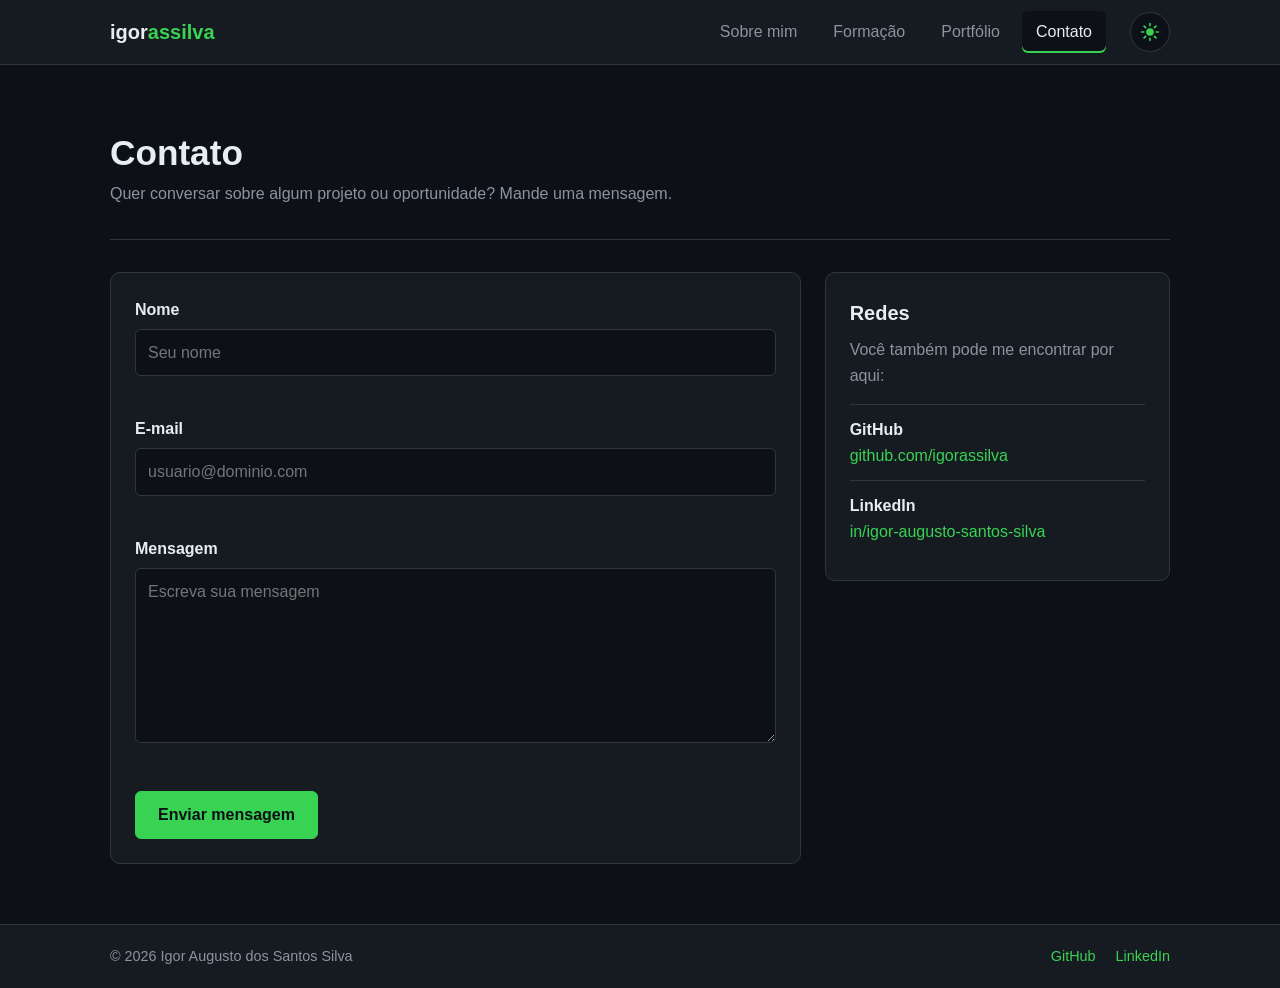
<file: contato.html>
<!DOCTYPE html>
<html lang="pt-BR">
<head>
    <meta charset="UTF-8">
    <meta name="viewport" content="width=device-width, initial-scale=1.0">
    <meta name="description" content="Entre em contato com Igor Augusto dos Santos Silva.">
    <title>Contato | Igor Augusto</title>
    <link rel="icon" href="img/favicon.svg" type="image/svg+xml">
    <link rel="stylesheet" href="css/estilo.css">
    <script src="js/tema.js"></script>
</head>
<body>
    <!-- Cabeçalho com o menu, igual em todas as páginas -->
    <header class="cabecalho">
        <div class="container cabecalho-conteudo">
            <a href="sobre.html" class="logo">igor<span>assilva</span></a>

            <button class="botao-menu" id="botao-menu" aria-label="Abrir menu" aria-expanded="false" aria-controls="menu">
                <span></span>
                <span></span>
                <span></span>
            </button>

            <nav class="menu" id="menu">
                <ul>
                    <li><a href="sobre.html">Sobre mim</a></li>
                    <li><a href="formacao.html">Formação</a></li>
                    <li><a href="portfolio.html">Portfólio</a></li>
                    <li><a href="contato.html" class="ativo">Contato</a></li>
                </ul>
                <!-- No tema escuro aparece o sol e no tema claro aparece a lua -->
                <button class="botao-tema" id="botao-tema" aria-label="Ativar tema claro" title="Ativar tema claro">
                    <svg class="icone-sol" viewBox="0 0 24 24" width="20" height="20" aria-hidden="true">
                        <circle cx="12" cy="12" r="4.5" fill="currentColor"/>
                        <path d="M12 2v2.5M12 19.5V22M2 12h2.5M19.5 12H22M4.9 4.9l1.8 1.8M17.3 17.3l1.8 1.8M4.9 19.1l1.8-1.8M17.3 6.7l1.8-1.8" stroke="currentColor" stroke-width="2" stroke-linecap="round"/>
                    </svg>
                    <svg class="icone-lua" viewBox="0 0 24 24" width="20" height="20" aria-hidden="true">
                        <path d="M20.5 14.5A8.5 8.5 0 0 1 9.5 3.5a8.5 8.5 0 1 0 11 11z" fill="currentColor"/>
                    </svg>
                </button>
            </nav>
        </div>
    </header>

    <main class="container">
        <section class="titulo-pagina">
            <h1>Contato</h1>
            <p>Quer conversar sobre algum projeto ou oportunidade? Mande uma mensagem.</p>
        </section>

        <div class="contato">
            <!-- novalidate desativa a validação do navegador, quem valida é o script.js -->
            <form class="cartao formulario" id="formulario-contato" novalidate>
                <div class="campo">
                    <label for="nome">Nome</label>
                    <input type="text" id="nome" name="nome" placeholder="Seu nome">
                    <span class="erro" id="erro-nome"></span>
                </div>

                <div class="campo">
                    <label for="email">E-mail</label>
                    <input type="email" id="email" name="email" placeholder="usuario@dominio.com">
                    <span class="erro" id="erro-email"></span>
                </div>

                <div class="campo">
                    <label for="mensagem">Mensagem</label>
                    <textarea id="mensagem" name="mensagem" rows="6" placeholder="Escreva sua mensagem"></textarea>
                    <span class="erro" id="erro-mensagem"></span>
                </div>

                <button type="submit" class="botao">Enviar mensagem</button>
            </form>

            <aside class="cartao redes">
                <h2>Redes</h2>
                <p>Você também pode me encontrar por aqui:</p>
                <ul>
                    <li>
                        <span>GitHub</span>
                        <a href="https://github.com/igorassilva" target="_blank" rel="noopener">github.com/igorassilva</a>
                    </li>
                    <li>
                        <span>LinkedIn</span>
                        <a href="https://www.linkedin.com/in/igor-augusto-santos-silva/" target="_blank" rel="noopener">in/igor-augusto-santos-silva</a>
                    </li>
                </ul>
            </aside>
        </div>
    </main>

    <!-- Modal exibido depois do envio simulado do formulário -->
    <div class="modal" id="modal" role="dialog" aria-modal="true" aria-labelledby="modal-titulo" hidden>
        <div class="modal-conteudo">
            <div class="modal-icone" aria-hidden="true">
                <svg viewBox="0 0 24 24" width="32" height="32"><path d="M5 12.5l4.5 4.5L19 7.5" fill="none" stroke="currentColor" stroke-width="2.5" stroke-linecap="round" stroke-linejoin="round"/></svg>
            </div>
            <h2 id="modal-titulo">Mensagem enviada com sucesso!</h2>
            <p id="modal-texto">Obrigado pelo contato!<br>Responderei assim que possível.</p>
            <button class="botao botao-bloco" id="fechar-modal">Fechar</button>
        </div>
    </div>

    <footer class="rodape">
        <div class="container">
            <p>&copy; <span id="ano-atual">2026</span> Igor Augusto dos Santos Silva</p>
            <p>
                <a href="https://github.com/igorassilva" target="_blank" rel="noopener">GitHub</a>
                <a href="https://www.linkedin.com/in/igor-augusto-santos-silva/" target="_blank" rel="noopener">LinkedIn</a>
            </p>
        </div>
    </footer>

    <script src="js/script.js"></script>
</body>
</html>
</file>
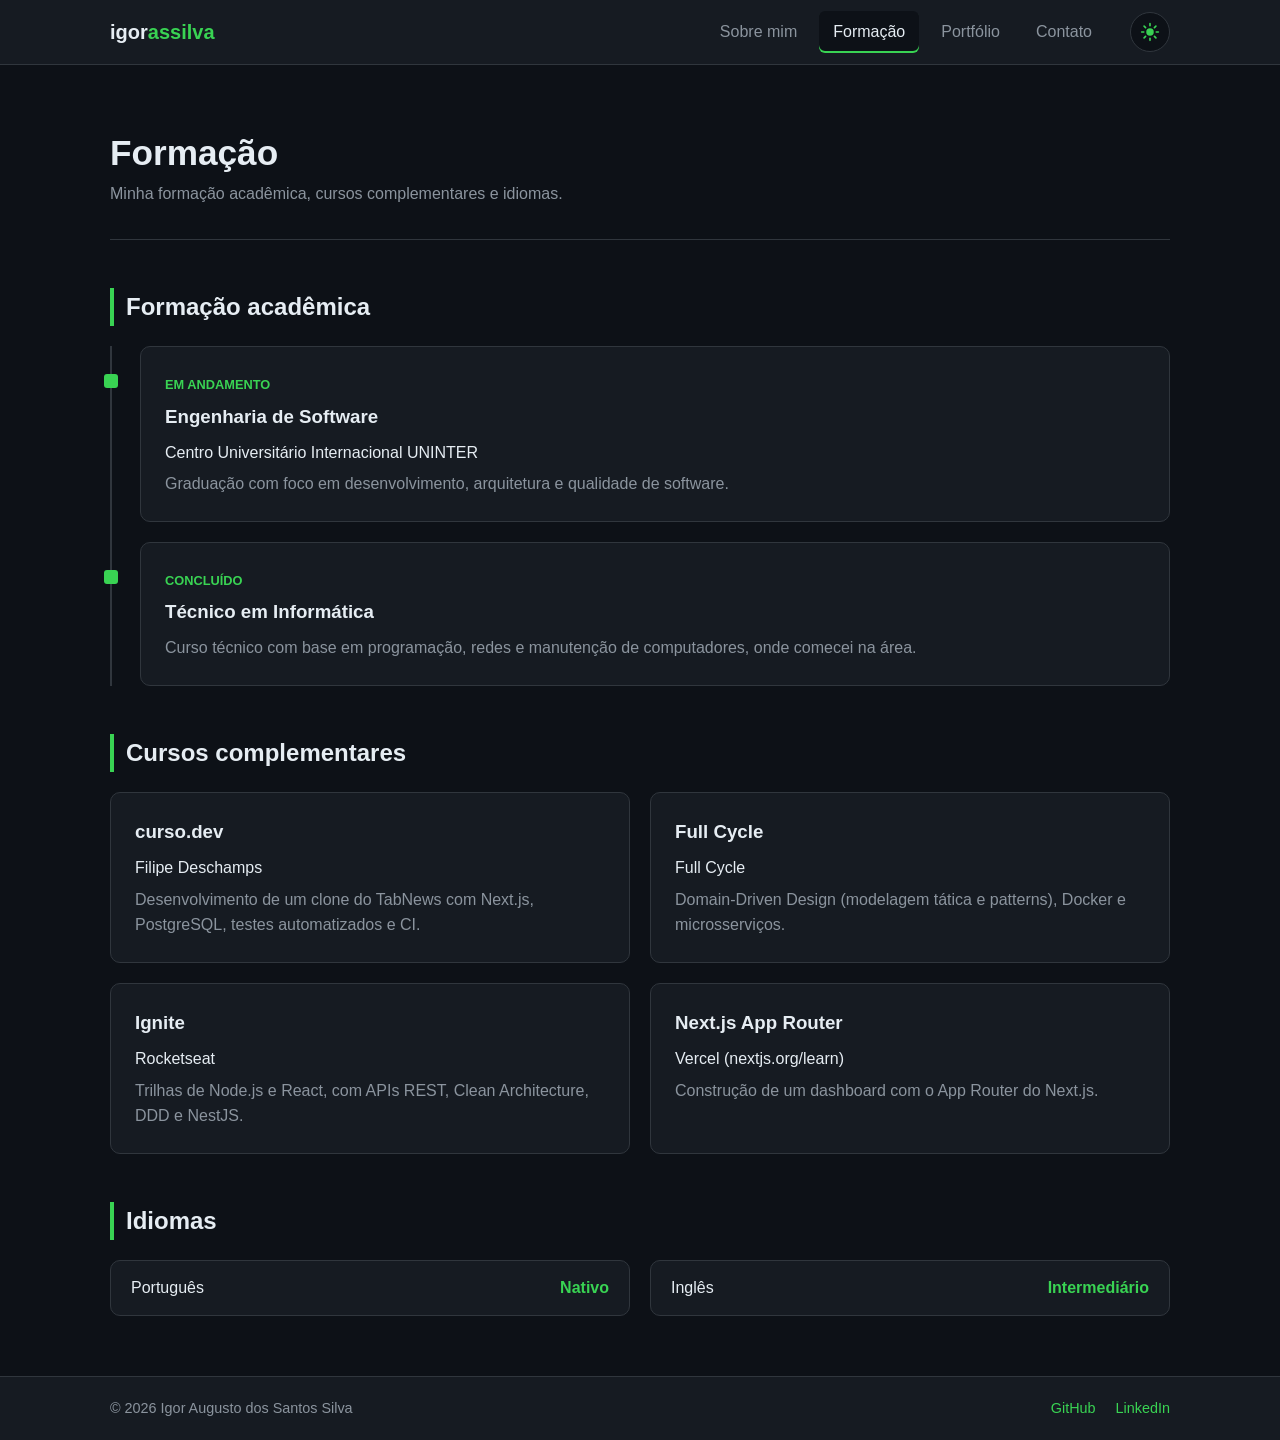
<file: formacao.html>
<!DOCTYPE html>
<html lang="pt-BR">
<head>
    <meta charset="UTF-8">
    <meta name="viewport" content="width=device-width, initial-scale=1.0">
    <meta name="description" content="Formação acadêmica e cursos de Igor Augusto dos Santos Silva.">
    <title>Formação | Igor Augusto</title>
    <link rel="icon" href="img/favicon.svg" type="image/svg+xml">
    <link rel="stylesheet" href="css/estilo.css">
    <script src="js/tema.js"></script>
</head>
<body>
    <!-- Cabeçalho com o menu, igual em todas as páginas -->
    <header class="cabecalho">
        <div class="container cabecalho-conteudo">
            <a href="sobre.html" class="logo">igor<span>assilva</span></a>

            <button class="botao-menu" id="botao-menu" aria-label="Abrir menu" aria-expanded="false" aria-controls="menu">
                <span></span>
                <span></span>
                <span></span>
            </button>

            <nav class="menu" id="menu">
                <ul>
                    <li><a href="sobre.html">Sobre mim</a></li>
                    <li><a href="formacao.html" class="ativo">Formação</a></li>
                    <li><a href="portfolio.html">Portfólio</a></li>
                    <li><a href="contato.html">Contato</a></li>
                </ul>
                <!-- No tema escuro aparece o sol e no tema claro aparece a lua -->
                <button class="botao-tema" id="botao-tema" aria-label="Ativar tema claro" title="Ativar tema claro">
                    <svg class="icone-sol" viewBox="0 0 24 24" width="20" height="20" aria-hidden="true">
                        <circle cx="12" cy="12" r="4.5" fill="currentColor"/>
                        <path d="M12 2v2.5M12 19.5V22M2 12h2.5M19.5 12H22M4.9 4.9l1.8 1.8M17.3 17.3l1.8 1.8M4.9 19.1l1.8-1.8M17.3 6.7l1.8-1.8" stroke="currentColor" stroke-width="2" stroke-linecap="round"/>
                    </svg>
                    <svg class="icone-lua" viewBox="0 0 24 24" width="20" height="20" aria-hidden="true">
                        <path d="M20.5 14.5A8.5 8.5 0 0 1 9.5 3.5a8.5 8.5 0 1 0 11 11z" fill="currentColor"/>
                    </svg>
                </button>
            </nav>
        </div>
    </header>

    <main class="container">
        <section class="titulo-pagina">
            <h1>Formação</h1>
            <p>Minha formação acadêmica, cursos complementares e idiomas.</p>
        </section>

        <section class="bloco">
            <h2>Formação acadêmica</h2>
            <!-- Linha do tempo: cada item é um article dentro da lista -->
            <ol class="linha-tempo">
                <li>
                    <article class="cartao">
                        <span class="periodo">Em andamento</span>
                        <h3>Engenharia de Software</h3>
                        <p class="instituicao">Centro Universitário Internacional UNINTER</p>
                        <p>Graduação com foco em desenvolvimento, arquitetura e qualidade de software.</p>
                    </article>
                </li>
                <li>
                    <article class="cartao">
                        <span class="periodo">Concluído</span>
                        <h3>Técnico em Informática</h3>
                        <p>Curso técnico com base em programação, redes e manutenção de computadores, onde comecei na área.</p>
                    </article>
                </li>
            </ol>
        </section>

        <section class="bloco">
            <h2>Cursos complementares</h2>
            <div class="grade grade-2">
                <article class="cartao">
                    <h3>curso.dev</h3>
                    <p class="instituicao">Filipe Deschamps</p>
                    <p>Desenvolvimento de um clone do TabNews com Next.js, PostgreSQL, testes automatizados e CI.</p>
                </article>
                <article class="cartao">
                    <h3>Full Cycle</h3>
                    <p class="instituicao">Full Cycle</p>
                    <p>Domain-Driven Design (modelagem tática e patterns), Docker e microsserviços.</p>
                </article>
                <article class="cartao">
                    <h3>Ignite</h3>
                    <p class="instituicao">Rocketseat</p>
                    <p>Trilhas de Node.js e React, com APIs REST, Clean Architecture, DDD e NestJS.</p>
                </article>
                <article class="cartao">
                    <h3>Next.js App Router</h3>
                    <p class="instituicao">Vercel (nextjs.org/learn)</p>
                    <p>Construção de um dashboard com o App Router do Next.js.</p>
                </article>
            </div>
        </section>

        <section class="bloco">
            <h2>Idiomas</h2>
            <ul class="idiomas">
                <li>
                    <span class="idioma-nome">Português</span>
                    <span class="idioma-nivel">Nativo</span>
                </li>
                <li>
                    <span class="idioma-nome">Inglês</span>
                    <span class="idioma-nivel">Intermediário</span>
                </li>
            </ul>
        </section>
    </main>

    <footer class="rodape">
        <div class="container">
            <p>&copy; <span id="ano-atual">2026</span> Igor Augusto dos Santos Silva</p>
            <p>
                <a href="https://github.com/igorassilva" target="_blank" rel="noopener">GitHub</a>
                <a href="https://www.linkedin.com/in/igor-augusto-santos-silva/" target="_blank" rel="noopener">LinkedIn</a>
            </p>
        </div>
    </footer>

    <script src="js/script.js"></script>
</body>
</html>
</file>
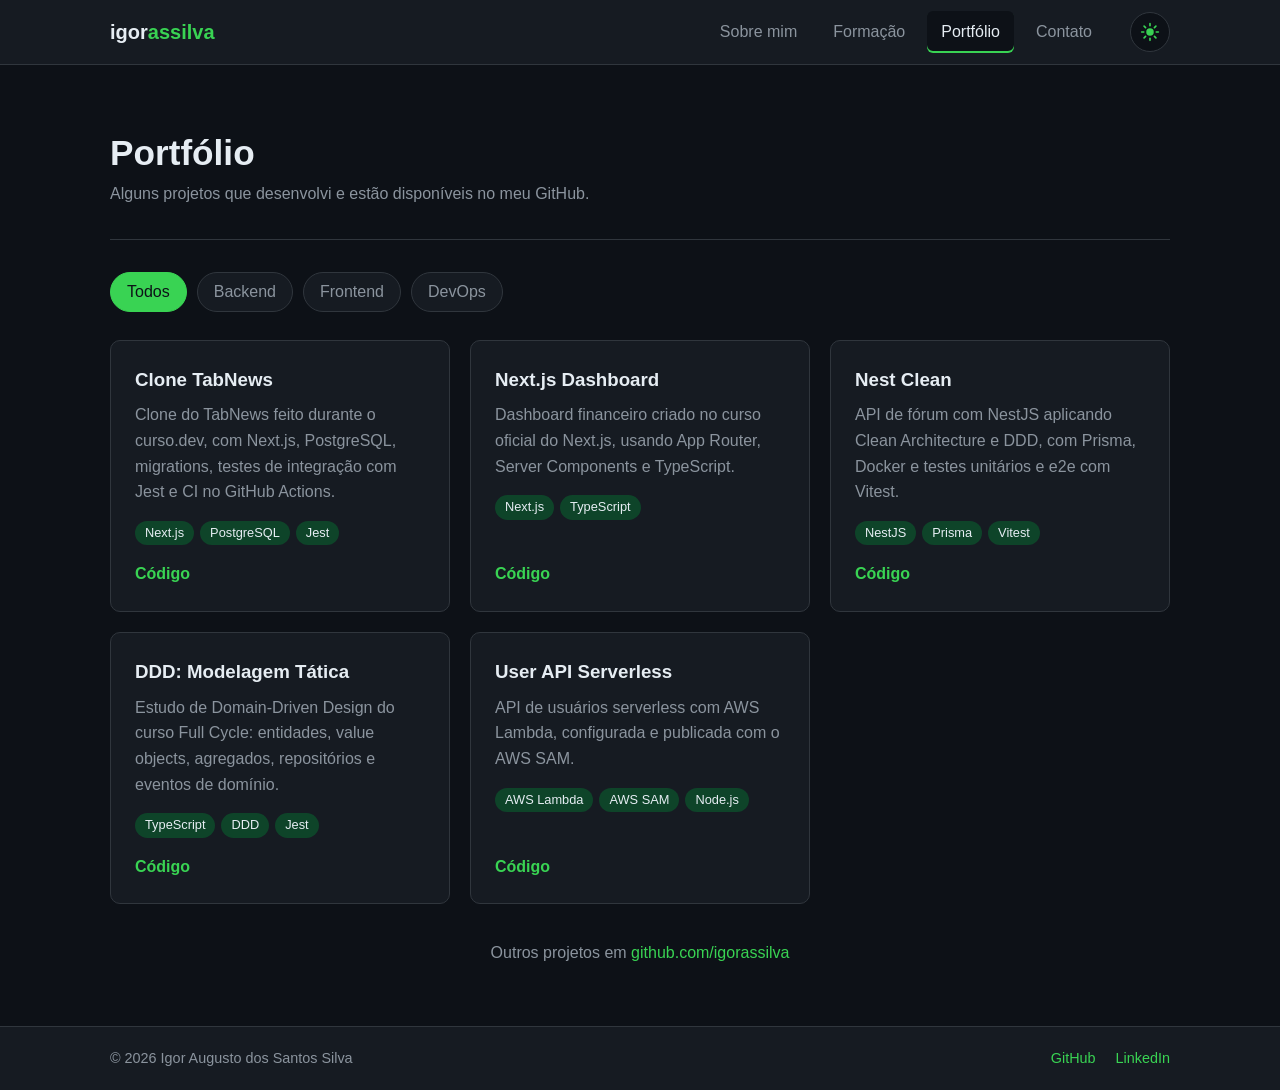
<file: portfolio.html>
<!DOCTYPE html>
<html lang="pt-BR">
<head>
    <meta charset="UTF-8">
    <meta name="viewport" content="width=device-width, initial-scale=1.0">
    <meta name="description" content="Projetos desenvolvidos por Igor Augusto dos Santos Silva.">
    <title>Portfólio | Igor Augusto</title>
    <link rel="icon" href="img/favicon.svg" type="image/svg+xml">
    <link rel="stylesheet" href="css/estilo.css">
    <script src="js/tema.js"></script>
</head>
<body>
    <!-- Cabeçalho com o menu, igual em todas as páginas -->
    <header class="cabecalho">
        <div class="container cabecalho-conteudo">
            <a href="sobre.html" class="logo">igor<span>assilva</span></a>

            <button class="botao-menu" id="botao-menu" aria-label="Abrir menu" aria-expanded="false" aria-controls="menu">
                <span></span>
                <span></span>
                <span></span>
            </button>

            <nav class="menu" id="menu">
                <ul>
                    <li><a href="sobre.html">Sobre mim</a></li>
                    <li><a href="formacao.html">Formação</a></li>
                    <li><a href="portfolio.html" class="ativo">Portfólio</a></li>
                    <li><a href="contato.html">Contato</a></li>
                </ul>
                <!-- No tema escuro aparece o sol e no tema claro aparece a lua -->
                <button class="botao-tema" id="botao-tema" aria-label="Ativar tema claro" title="Ativar tema claro">
                    <svg class="icone-sol" viewBox="0 0 24 24" width="20" height="20" aria-hidden="true">
                        <circle cx="12" cy="12" r="4.5" fill="currentColor"/>
                        <path d="M12 2v2.5M12 19.5V22M2 12h2.5M19.5 12H22M4.9 4.9l1.8 1.8M17.3 17.3l1.8 1.8M4.9 19.1l1.8-1.8M17.3 6.7l1.8-1.8" stroke="currentColor" stroke-width="2" stroke-linecap="round"/>
                    </svg>
                    <svg class="icone-lua" viewBox="0 0 24 24" width="20" height="20" aria-hidden="true">
                        <path d="M20.5 14.5A8.5 8.5 0 0 1 9.5 3.5a8.5 8.5 0 1 0 11 11z" fill="currentColor"/>
                    </svg>
                </button>
            </nav>
        </div>
    </header>

    <main class="container">
        <section class="titulo-pagina">
            <h1>Portfólio</h1>
            <p>Alguns projetos que desenvolvi e estão disponíveis no meu GitHub.</p>
        </section>

        <!-- Botões de filtro: o data-filtro é comparado com o data-categoria de cada projeto -->
        <div class="filtros" id="filtros">
            <button class="filtro ativo" data-filtro="todos">Todos</button>
            <button class="filtro" data-filtro="backend">Backend</button>
            <button class="filtro" data-filtro="frontend">Frontend</button>
            <button class="filtro" data-filtro="devops">DevOps</button>
        </div>

        <section class="grade grade-3 projetos">
            <article class="cartao projeto" data-categoria="frontend backend">
                <h3>Clone TabNews</h3>
                <p>Clone do TabNews feito durante o curso.dev, com Next.js, PostgreSQL, migrations, testes de integração com Jest e CI no GitHub Actions.</p>
                <ul class="tags tags-pequenas">
                    <li>Next.js</li>
                    <li>PostgreSQL</li>
                    <li>Jest</li>
                </ul>
                <div class="links-projeto">
                    <a href="https://github.com/igorassilva/clone-tabnews" target="_blank" rel="noopener">Código</a>
                </div>
            </article>

            <article class="cartao projeto" data-categoria="frontend">
                <h3>Next.js Dashboard</h3>
                <p>Dashboard financeiro criado no curso oficial do Next.js, usando App Router, Server Components e TypeScript.</p>
                <ul class="tags tags-pequenas">
                    <li>Next.js</li>
                    <li>TypeScript</li>
                </ul>
                <div class="links-projeto">
                    <a href="https://github.com/igorassilva/nextjs-dashboard" target="_blank" rel="noopener">Código</a>
                </div>
            </article>

            <article class="cartao projeto" data-categoria="backend">
                <h3>Nest Clean</h3>
                <p>API de fórum com NestJS aplicando Clean Architecture e DDD, com Prisma, Docker e testes unitários e e2e com Vitest.</p>
                <ul class="tags tags-pequenas">
                    <li>NestJS</li>
                    <li>Prisma</li>
                    <li>Vitest</li>
                </ul>
                <div class="links-projeto">
                    <a href="https://github.com/igorassilva/05-nest-clean" target="_blank" rel="noopener">Código</a>
                </div>
            </article>

            <article class="cartao projeto" data-categoria="backend">
                <h3>DDD: Modelagem Tática</h3>
                <p>Estudo de Domain-Driven Design do curso Full Cycle: entidades, value objects, agregados, repositórios e eventos de domínio.</p>
                <ul class="tags tags-pequenas">
                    <li>TypeScript</li>
                    <li>DDD</li>
                    <li>Jest</li>
                </ul>
                <div class="links-projeto">
                    <a href="https://github.com/igorassilva/ddd-modelagem-tatica-e-parttners" target="_blank" rel="noopener">Código</a>
                </div>
            </article>


            <article class="cartao projeto" data-categoria="backend devops">
                <h3>User API Serverless</h3>
                <p>API de usuários serverless com AWS Lambda, configurada e publicada com o AWS SAM.</p>
                <ul class="tags tags-pequenas">
                    <li>AWS Lambda</li>
                    <li>AWS SAM</li>
                    <li>Node.js</li>
                </ul>
                <div class="links-projeto">
                    <a href="https://github.com/igorassilva/user-api-serverless" target="_blank" rel="noopener">Código</a>
                </div>
            </article>
        </section>

        <p class="mais-projetos">
            Outros projetos em <a href="https://github.com/igorassilva?tab=repositories" target="_blank" rel="noopener">github.com/igorassilva</a>
        </p>
    </main>

    <footer class="rodape">
        <div class="container">
            <p>&copy; <span id="ano-atual">2026</span> Igor Augusto dos Santos Silva</p>
            <p>
                <a href="https://github.com/igorassilva" target="_blank" rel="noopener">GitHub</a>
                <a href="https://www.linkedin.com/in/igor-augusto-santos-silva/" target="_blank" rel="noopener">LinkedIn</a>
            </p>
        </div>
    </footer>

    <script src="js/script.js"></script>
</body>
</html>
</file>
<file: css/estilo.css>
/* Cores do tema escuro (padrão), inspiradas no gráfico de contribuições do GitHub */
:root {
    --fundo: #0d1117;
    --fundo-cartao: #161b22;
    --borda: #30363d;
    --texto: #e6edf3;
    --texto-suave: #8b949e;
    --verde-1: #0e4429;
    --verde-2: #006d32;
    --verde-3: #26a641;
    --verde-4: #39d353;
    --destaque: var(--verde-4);
    --texto-botao: #0d1117;
    --erro: #f85149;
    --sombra: 0 8px 24px rgba(0, 0, 0, 0.4);
    --raio: 10px;
}

/* Tema claro, ativado pelo JavaScript ao adicionar a classe no html */
.tema-claro {
    --fundo: #f6f8fa;
    --fundo-cartao: #ffffff;
    --borda: #d0d7de;
    --texto: #1f2328;
    --texto-suave: #59636e;
    --verde-1: #9be9a8;
    --verde-2: #40c463;
    --verde-3: #30a14e;
    --verde-4: #216e39;
    --destaque: #1a7f37;
    --texto-botao: #ffffff;
    --erro: #cf222e;
    --sombra: 0 8px 24px rgba(140, 149, 159, 0.2);
}

* {
    margin: 0;
    padding: 0;
    box-sizing: border-box;
}

html {
    scroll-behavior: smooth;
}

body {
    font-family: -apple-system, BlinkMacSystemFont, "Segoe UI", Roboto, Helvetica, Arial, sans-serif;
    background-color: var(--fundo);
    color: var(--texto);
    line-height: 1.6;
    min-height: 100vh;
    display: flex;
    flex-direction: column;
    transition: background-color 0.3s, color 0.3s;
}

main {
    flex: 1;
    padding-top: 40px;
    padding-bottom: 60px;
}

a {
    color: var(--destaque);
    text-decoration: none;
}

a:hover {
    text-decoration: underline;
}

img {
    max-width: 100%;
    display: block;
}

.container {
    width: 100%;
    max-width: 1100px;
    margin: 0 auto;
    padding-left: 20px;
    padding-right: 20px;
}

/* Cabeçalho fixo no topo */
.cabecalho {
    position: sticky;
    top: 0;
    z-index: 10;
    background-color: var(--fundo-cartao);
    border-bottom: 1px solid var(--borda);
}

.cabecalho-conteudo {
    display: flex;
    align-items: center;
    justify-content: space-between;
    height: 64px;
}

.logo {
    font-size: 1.25rem;
    font-weight: 700;
    color: var(--texto);
}

.logo span {
    color: var(--destaque);
}

.logo:hover {
    text-decoration: none;
}

.menu {
    display: flex;
    align-items: center;
    gap: 24px;
}

.menu ul {
    display: flex;
    list-style: none;
    gap: 8px;
}

.menu a {
    display: block;
    padding: 8px 14px;
    border-radius: 6px;
    color: var(--texto-suave);
    font-weight: 500;
}

.menu a:hover {
    color: var(--texto);
    background-color: var(--fundo);
    text-decoration: none;
}

/* Link da página atual */
.menu a.ativo {
    color: var(--texto);
    background-color: var(--fundo);
    box-shadow: inset 0 -2px 0 var(--destaque);
}

.botao-tema {
    display: flex;
    align-items: center;
    justify-content: center;
    width: 40px;
    height: 40px;
    border: 1px solid var(--borda);
    border-radius: 50%;
    background-color: var(--fundo);
    color: var(--destaque);
    cursor: pointer;
    transition: border-color 0.2s, background-color 0.2s, transform 0.3s;
}

.botao-tema:hover {
    border-color: var(--destaque);
    background-color: var(--verde-1);
    transform: rotate(20deg);
}

.tema-claro .botao-tema:hover {
    background-color: #dafbe1;
}

.icone-lua {
    display: none;
}

.tema-claro .icone-sol {
    display: none;
}

.tema-claro .icone-lua {
    display: block;
}

/* Botão hambúrguer, só aparece no celular */
.botao-menu {
    display: none;
    flex-direction: column;
    gap: 5px;
    padding: 8px;
    background: transparent;
    border: none;
    cursor: pointer;
}

.botao-menu span {
    width: 24px;
    height: 2px;
    background-color: var(--texto);
    transition: transform 0.3s, opacity 0.3s;
}

.botao-menu.aberto span:nth-child(1) {
    transform: translateY(7px) rotate(45deg);
}

.botao-menu.aberto span:nth-child(2) {
    opacity: 0;
}

.botao-menu.aberto span:nth-child(3) {
    transform: translateY(-7px) rotate(-45deg);
}

/* Botões */
.botao {
    display: inline-block;
    padding: 10px 22px;
    border: 1px solid var(--destaque);
    border-radius: 6px;
    background-color: var(--destaque);
    color: var(--texto-botao);
    font: inherit;
    font-weight: 600;
    cursor: pointer;
    transition: opacity 0.2s;
}

.botao:hover {
    opacity: 0.85;
    text-decoration: none;
}

.botao-secundario {
    background-color: transparent;
    color: var(--destaque);
}

/* Sobre mim */
.destaque {
    display: grid;
    grid-template-columns: 1fr auto;
    align-items: center;
    gap: 48px;
    padding: 40px 0;
}

.saudacao {
    color: var(--destaque);
    font-family: Consolas, "Courier New", monospace;
}

.destaque h1 {
    font-size: 2.6rem;
    line-height: 1.2;
    margin-bottom: 8px;
}

.cargo {
    font-size: 1.25rem;
    color: var(--texto-suave);
    margin-bottom: 20px;
}

.acoes {
    display: flex;
    flex-wrap: wrap;
    gap: 12px;
    margin-top: 28px;
}

.destaque-foto img {
    border-radius: 50%;
    border: 4px solid var(--verde-3);
    box-shadow: 0 0 0 8px var(--verde-1);
}

/* Blocos e cartões */
.titulo-pagina {
    padding: 20px 0 32px;
    border-bottom: 1px solid var(--borda);
    margin-bottom: 32px;
}

.titulo-pagina h1 {
    font-size: 2.2rem;
}

.titulo-pagina p {
    color: var(--texto-suave);
}

.bloco {
    margin-top: 48px;
}

.bloco h2 {
    font-size: 1.5rem;
    margin-bottom: 20px;
    padding-left: 12px;
    border-left: 4px solid var(--destaque);
}

.grade {
    display: grid;
    gap: 20px;
}

.grade-2 {
    grid-template-columns: repeat(2, 1fr);
}

.grade-3 {
    grid-template-columns: repeat(3, 1fr);
}

.cartao {
    background-color: var(--fundo-cartao);
    border: 1px solid var(--borda);
    border-radius: var(--raio);
    padding: 24px;
    transition: border-color 0.2s, transform 0.2s;
}

.cartao:hover {
    border-color: var(--verde-3);
}

.cartao h3 {
    margin-bottom: 8px;
}

.cartao p {
    color: var(--texto-suave);
}

.cartao-hobby {
    border-top: 4px solid var(--verde-3);
}

.tags {
    display: flex;
    flex-wrap: wrap;
    gap: 10px;
    list-style: none;
}

.tags li {
    padding: 6px 14px;
    border-radius: 20px;
    background-color: var(--verde-1);
    color: var(--texto);
    font-size: 0.9rem;
}

.tema-claro .tags li {
    color: #0d1117;
}

.tags-pequenas {
    margin: 16px 0;
    gap: 6px;
}

.tags-pequenas li {
    padding: 2px 10px;
    font-size: 0.8rem;
}

/* Formação */
.linha-tempo {
    list-style: none;
    border-left: 2px solid var(--borda);
    padding-left: 28px;
}

.linha-tempo li {
    position: relative;
    margin-bottom: 20px;
}

.linha-tempo li::before {
    content: "";
    position: absolute;
    left: -36px;
    top: 28px;
    width: 14px;
    height: 14px;
    border-radius: 3px;
    background-color: var(--verde-4);
}

.periodo {
    display: inline-block;
    font-size: 0.8rem;
    color: var(--destaque);
    font-weight: 600;
    text-transform: uppercase;
    margin-bottom: 6px;
}

.cartao .instituicao {
    color: var(--texto);
    font-weight: 500;
    margin-bottom: 6px;
}

.idiomas {
    list-style: none;
    display: grid;
    grid-template-columns: repeat(2, 1fr);
    gap: 20px;
}

.idiomas li {
    display: flex;
    justify-content: space-between;
    padding: 14px 20px;
    background-color: var(--fundo-cartao);
    border: 1px solid var(--borda);
    border-radius: var(--raio);
}

.idioma-nivel {
    color: var(--destaque);
    font-weight: 600;
}

/* Portfólio */
.filtros {
    display: flex;
    flex-wrap: wrap;
    gap: 10px;
    margin-bottom: 28px;
}

.filtro {
    padding: 6px 16px;
    border: 1px solid var(--borda);
    border-radius: 20px;
    background-color: var(--fundo-cartao);
    color: var(--texto-suave);
    font: inherit;
    cursor: pointer;
}

.filtro:hover {
    color: var(--texto);
}

.filtro.ativo {
    background-color: var(--destaque);
    border-color: var(--destaque);
    color: var(--texto-botao);
}

.projeto {
    display: flex;
    flex-direction: column;
}

.projeto:hover {
    transform: translateY(-4px);
}

/* Classe usada pelo filtro para esconder os projetos */
.projeto.escondido {
    display: none;
}

.links-projeto {
    display: flex;
    gap: 16px;
    margin-top: auto;
    font-weight: 600;
}

.mais-projetos {
    margin-top: 36px;
    text-align: center;
    color: var(--texto-suave);
}

/* Contato */
.contato {
    display: grid;
    grid-template-columns: 2fr 1fr;
    gap: 24px;
    align-items: start;
}

.campo {
    margin-bottom: 20px;
}

.campo label {
    display: block;
    font-weight: 600;
    margin-bottom: 6px;
}

.campo input,
.campo textarea {
    width: 100%;
    padding: 10px 12px;
    border: 1px solid var(--borda);
    border-radius: 6px;
    background-color: var(--fundo);
    color: var(--texto);
    font: inherit;
}

.campo textarea {
    resize: vertical;
}

.campo input:focus,
.campo textarea:focus {
    outline: none;
    border-color: var(--destaque);
    box-shadow: 0 0 0 3px var(--verde-1);
}

/* Estado de erro aplicado pelo JavaScript */
.campo.invalido input,
.campo.invalido textarea {
    border-color: var(--erro);
}

.erro {
    display: block;
    min-height: 1.2em;
    margin-top: 4px;
    color: var(--erro);
    font-size: 0.85rem;
}

.redes h2 {
    font-size: 1.25rem;
    margin-bottom: 8px;
}

.redes ul {
    list-style: none;
    margin-top: 16px;
}

.redes li {
    display: flex;
    flex-direction: column;
    padding: 12px 0;
    border-top: 1px solid var(--borda);
}

.redes li span {
    font-weight: 600;
}

.redes a {
    word-break: break-all;
}

/* Modal de confirmação */
.modal {
    position: fixed;
    inset: 0;
    z-index: 20;
    display: flex;
    align-items: center;
    justify-content: center;
    padding: 20px;
    background-color: rgba(1, 4, 9, 0.75);
    backdrop-filter: blur(4px);
    animation: aparecer 0.2s ease-out;
}

.modal[hidden] {
    display: none;
}

.modal-conteudo {
    width: 100%;
    max-width: 420px;
    padding: 36px 32px 28px;
    text-align: center;
    background-color: var(--fundo-cartao);
    border: 1px solid var(--borda);
    border-top: 4px solid var(--verde-3);
    border-radius: var(--raio);
    box-shadow: var(--sombra);
    animation: subir 0.3s ease-out;
}

.modal-icone {
    display: flex;
    align-items: center;
    justify-content: center;
    width: 64px;
    height: 64px;
    margin: 0 auto 20px;
    border-radius: 50%;
    background-color: var(--verde-1);
    color: var(--verde-4);
    box-shadow: 0 0 0 8px rgba(57, 211, 83, 0.1);
}

.tema-claro .modal-icone {
    color: var(--destaque);
    box-shadow: 0 0 0 8px rgba(26, 127, 55, 0.08);
}

.modal-conteudo h2 {
    font-size: 1.3rem;
    line-height: 1.3;
    margin-bottom: 8px;
}

.modal-conteudo p {
    color: var(--texto-suave);
    margin-bottom: 28px;
}

.botao-bloco {
    width: 100%;
}

@keyframes aparecer {
    from {
        opacity: 0;
    }
}

@keyframes subir {
    from {
        opacity: 0;
        transform: translateY(16px) scale(0.97);
    }
}

/* Rodapé */
.rodape {
    border-top: 1px solid var(--borda);
    background-color: var(--fundo-cartao);
    color: var(--texto-suave);
    font-size: 0.9rem;
}

.rodape .container {
    display: flex;
    flex-wrap: wrap;
    justify-content: space-between;
    gap: 12px;
    padding-top: 20px;
    padding-bottom: 20px;
}

.rodape a {
    margin-left: 16px;
}

/* Tablet */
@media (max-width: 900px) {
    .grade-3 {
        grid-template-columns: repeat(2, 1fr);
    }

    .contato {
        grid-template-columns: 1fr;
    }
}

/* Celular: o menu vira uma lista que abre pelo botão hambúrguer */
@media (max-width: 720px) {
    .botao-menu {
        display: flex;
    }

    .menu {
        display: none;
        position: absolute;
        top: 64px;
        left: 0;
        right: 0;
        flex-direction: column;
        align-items: stretch;
        gap: 12px;
        padding: 16px 20px 20px;
        background-color: var(--fundo-cartao);
        border-bottom: 1px solid var(--borda);
    }

    .menu.aberto {
        display: flex;
    }

    .menu ul {
        flex-direction: column;
    }

    .botao-tema {
        align-self: flex-start;
    }

    .destaque {
        grid-template-columns: 1fr;
        gap: 32px;
        padding: 20px 0;
    }

    .destaque-foto {
        order: -1;
    }

    .destaque-foto img {
        width: 160px;
        height: 160px;
    }

    .destaque h1 {
        font-size: 2rem;
    }

    .grade-2,
    .grade-3,
    .idiomas {
        grid-template-columns: 1fr;
    }

    .rodape .container {
        flex-direction: column;
        align-items: center;
        text-align: center;
    }

    .rodape a {
        margin: 0 8px;
    }
}
</file>
